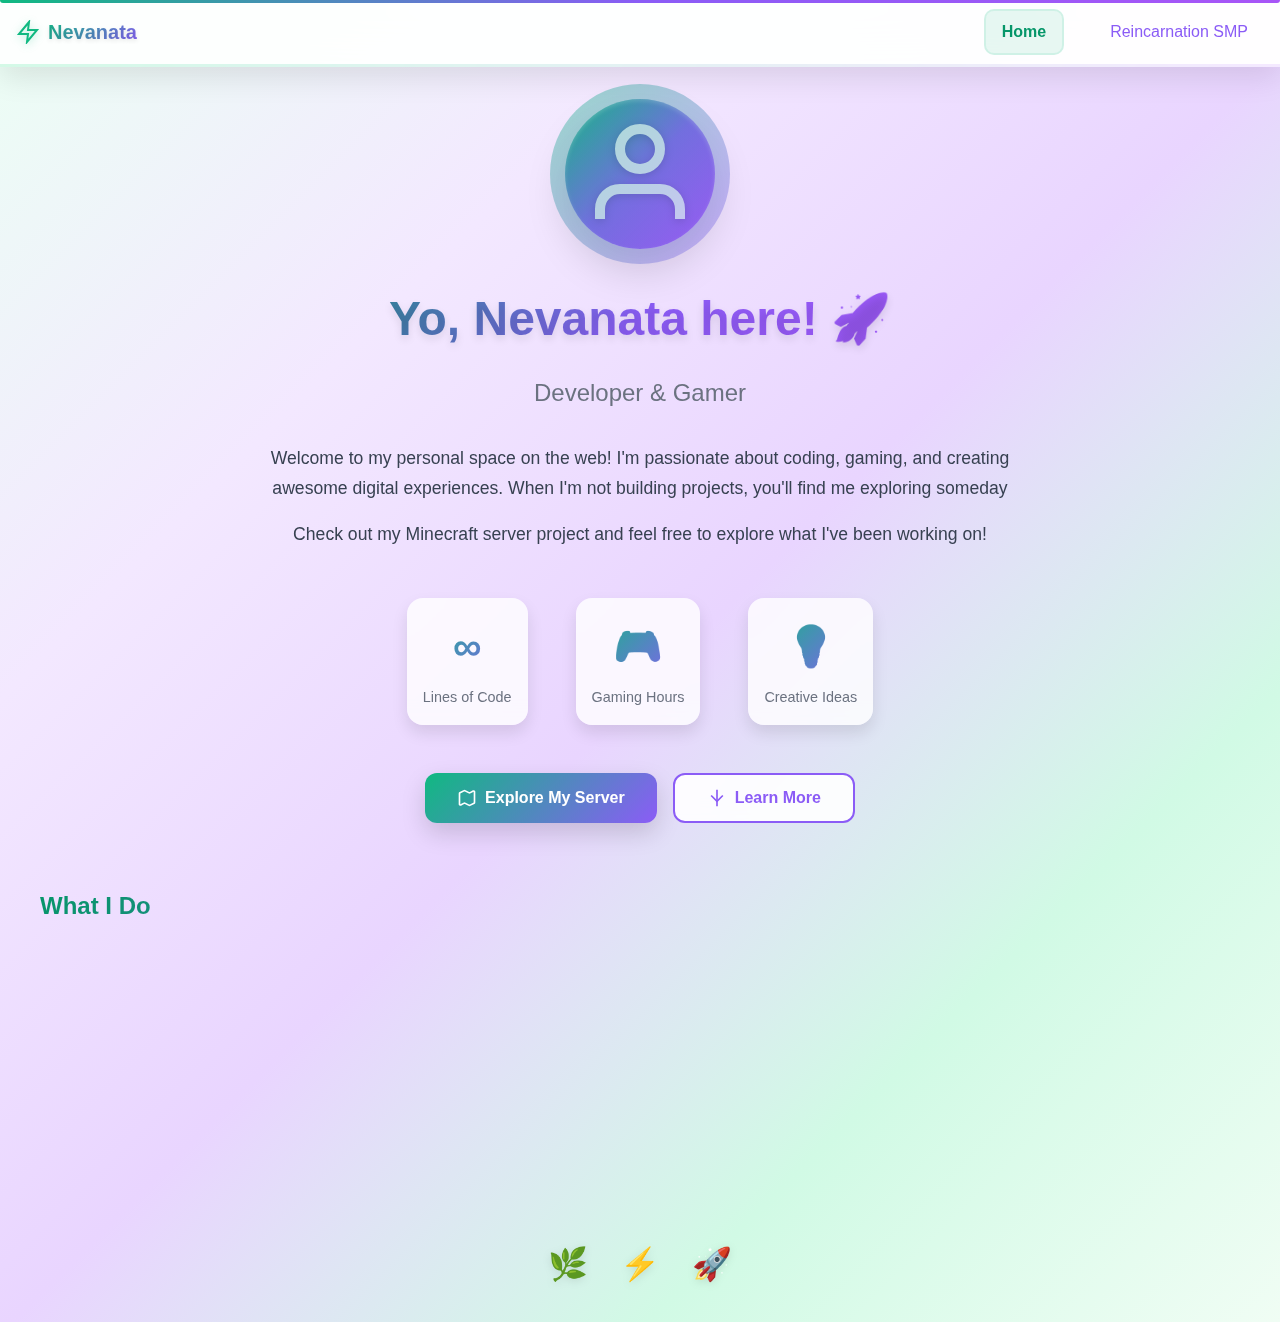
<file: index.html>
<!DOCTYPE html>
<html lang="en">
<head>
    <meta charset="UTF-8">
    <meta name="viewport" content="width=device-width, initial-scale=1.0">
    <title>Nevanata - Personal Portfolio</title>
    <meta name="description" content="Yo, Nevanata here! Welcome to my personal space">
    <link rel="stylesheet" href="styles.css">
</head>
<body>
    <!-- Navigation Header -->
    <header class="navbar">
        <div class="nav-container">
            <div class="nav-left">
                <div class="logo">
                    <svg class="logo-icon" width="24" height="24" viewBox="0 0 24 24" fill="none" stroke="currentColor" stroke-width="2">
                        <polygon points="13,2 3,14 12,14 11,22 21,10 12,10 13,2"/>
                    </svg>
                    <h1 class="logo-text">Nevanata</h1>
                </div>
            </div>
            
            <nav class="nav-links">
                <a href="index.html" class="nav-link active">Home</a>
                <a href="reincarnation-smp.html" class="nav-link">Reincarnation SMP</a>
            </nav>
        </div>
    </header>

    <!-- Background Effects -->
    <div class="bg-effects">
        <div class="float-effect float-1"></div>
        <div class="float-effect float-2"></div>
        <div class="float-effect float-3"></div>
    </div>

    <!-- Main Content -->
    <main class="main-content">
        <div class="content-container">
            <!-- Personal Introduction -->
            <div class="intro-section">
                <div class="profile-container">
                    <div class="profile-avatar">
                        <svg class="avatar-icon" width="120" height="120" viewBox="0 0 24 24" fill="none" stroke="currentColor" stroke-width="2">
                            <path d="M20 21v-2a4 4 0 0 0-4-4H8a4 4 0 0 0-4 4v2"/>
                            <circle cx="12" cy="7" r="4"/>
                        </svg>
                        <div class="avatar-pulse"></div>
                    </div>
                </div>
                
                <div class="intro-content">
                    <h1 class="intro-greeting">Yo, Nevanata here! 🚀</h1>
                    <p class="intro-subtitle">Developer & Gamer</p>
                    
                    <div class="intro-description">
                        <p>Welcome to my personal space on the web! I'm passionate about coding, gaming, and creating awesome digital experiences. When I'm not building projects, you'll find me exploring someday</p>
                        <p>Check out my Minecraft server project and feel free to explore what I've been working on!</p>
                    </div>
                    
                    <div class="intro-stats">
                        <div class="stat-item">
                            <div class="stat-number">∞</div>
                            <div class="stat-label">Lines of Code</div>
                        </div>
                        <div class="stat-item">
                            <div class="stat-number">🎮</div>
                            <div class="stat-label">Gaming Hours</div>
                        </div>
                        <div class="stat-item">
                            <div class="stat-number">💡</div>
                            <div class="stat-label">Creative Ideas</div>
                        </div>
                    </div>
                    
                    <div class="intro-actions">
                        <a href="reincarnation-smp.html" class="cta-button primary">
                            <svg width="20" height="20" viewBox="0 0 24 24" fill="none" stroke="currentColor" stroke-width="2">
                                <path d="M14.106 5.553a2 2 0 0 0 1.788 0l3.659-1.83A1 1 0 0 1 21 4.619v12.764a1 1 0 0 1-.553.894l-4.553 2.277a2 2 0 0 1-1.788 0l-4.212-2.106a2 2 0 0 0-1.788 0l-3.659 1.83A1 1 0 0 1 3 19.381V6.618a1 1 0 0 1 .553-.894l4.553-2.277a2 2 0 0 1 1.788 0z"/>
                            </svg>
                            Explore My Server
                        </a>
                        <button class="cta-button secondary" onclick="scrollToSkills()">
                            <svg width="20" height="20" viewBox="0 0 24 24" fill="none" stroke="currentColor" stroke-width="2">
                                <path d="M12 2v20"/>
                                <path d="m19 9-7 7-7-7"/>
                            </svg>
                            Learn More
                        </button>
                    </div>
                </div>
            </div>
            
            <!-- Skills Section -->
            <div id="skills" class="skills-section">
                <h2 class="section-title">What I Do</h2>
                <div class="skills-grid">
                    <div class="skill-card">
                        <div class="skill-icon">
                            <svg width="32" height="32" viewBox="0 0 24 24" fill="none" stroke="currentColor" stroke-width="2">
                                <rect width="18" height="18" x="3" y="3" rx="2"/>
                                <path d="M9 9h6v6H9z"/>
                                <path d="m9 1 3 3 3-3"/>
                            </svg>
                        </div>
                        <h3 class="skill-title">Game Server Management</h3>
                        <p class="skill-description">Running and maintaining Minecraft servers with custom plugins and configurations.</p>
                    </div>
                </div>
            </div>
            
            <!-- Decorative elements -->
            <div class="decorative-emojis">
                <div class="emoji emoji-1">🌿</div>
                <div class="emoji emoji-2">⚡</div>
                <div class="emoji emoji-3">🚀</div>
            </div>
        </div>
    </main>

    <script src="script.js"></script>
</body>
</html>
</file>
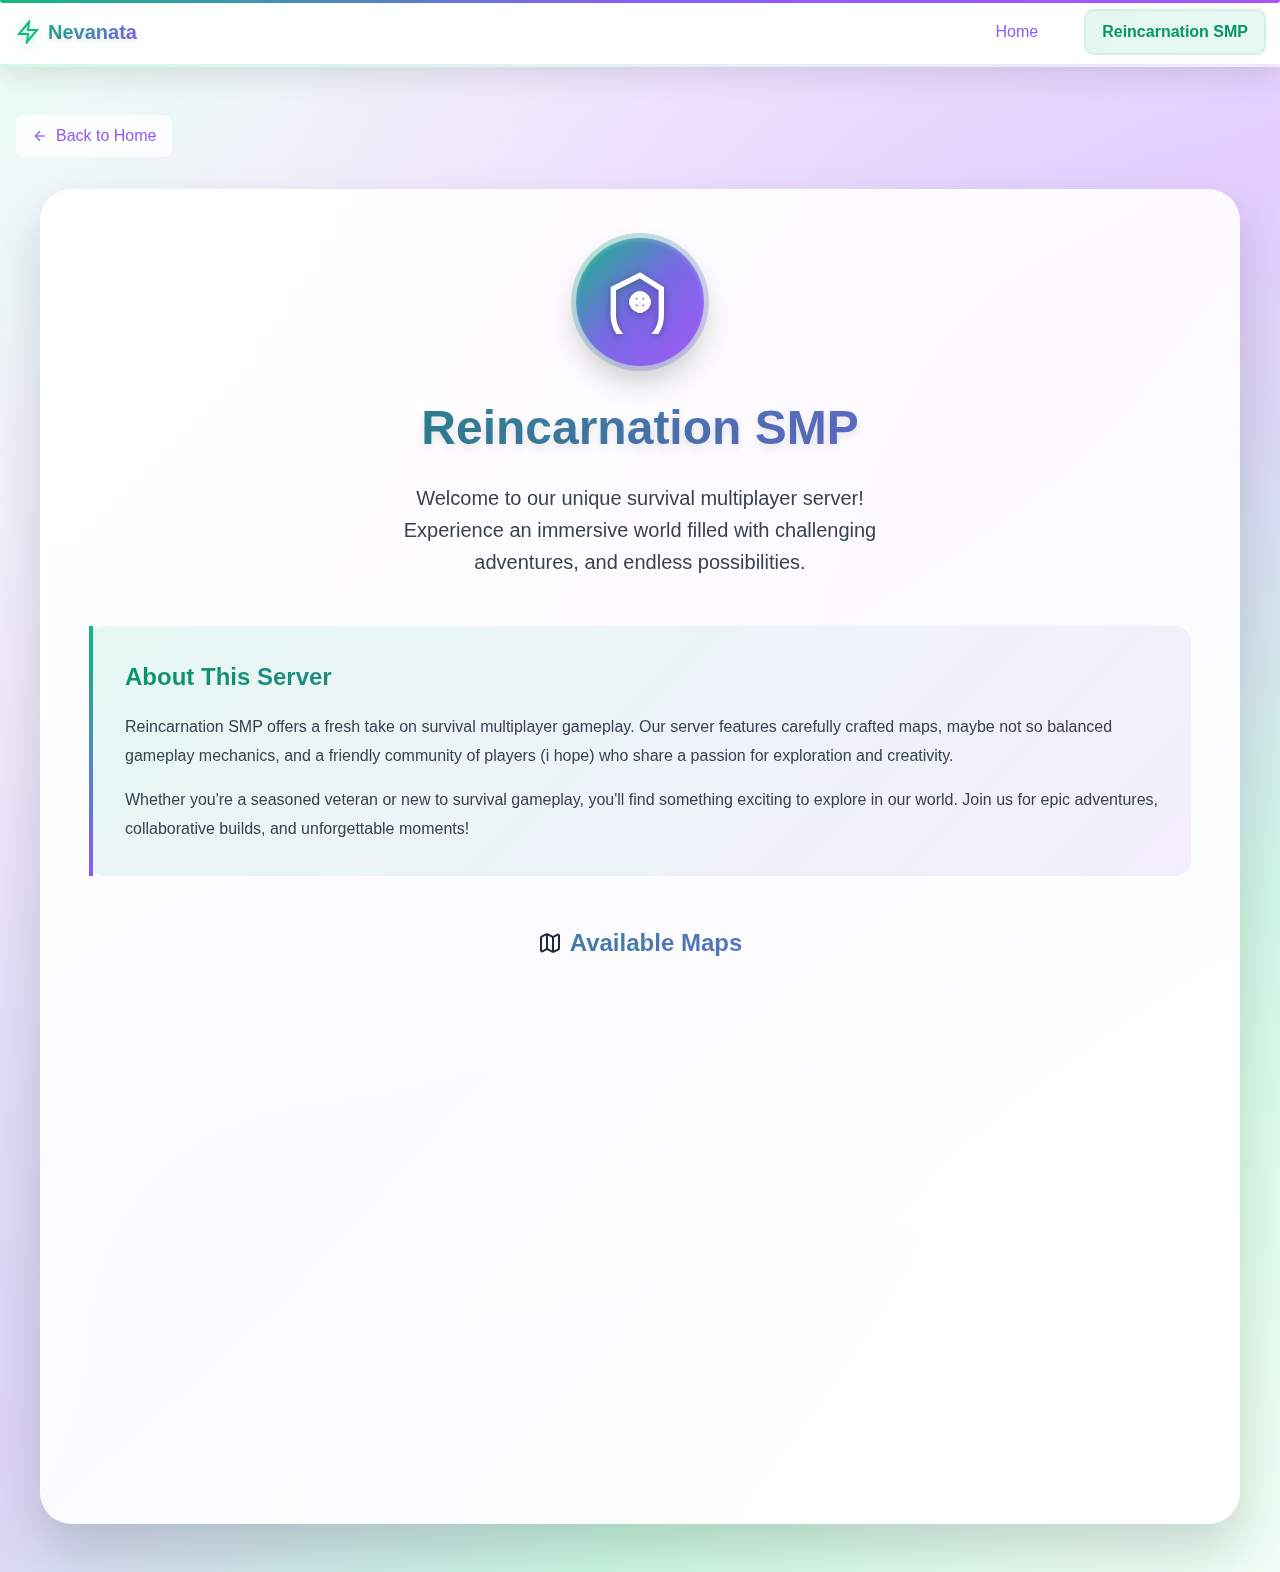
<file: reincarnation-smp.html>
<!DOCTYPE html>
<html lang="en">
<head>
    <meta charset="UTF-8">
    <meta name="viewport" content="width=device-width, initial-scale=1.0">
    <title>Reincarnation SMP - Nevanata</title>
    <meta name="description" content="Experience an immersive survival multiplayer world">
    <link rel="stylesheet" href="styles.css">
</head>
<body>
    <!-- Navigation Header -->
    <header class="navbar">
        <div class="nav-container">
            <div class="nav-left">
                <a href="index.html" class="logo">
                    <svg class="logo-icon" width="24" height="24" viewBox="0 0 24 24" fill="none" stroke="currentColor" stroke-width="2">
                        <polygon points="13,2 3,14 12,14 11,22 21,10 12,10 13,2"/>
                    </svg>
                    <h1 class="logo-text">Nevanata</h1>
                </a>
            </div>
            
            <nav class="nav-links">
                <a href="index.html" class="nav-link">Home</a>
                <a href="reincarnation-smp.html" class="nav-link active">Reincarnation SMP</a>
            </nav>
        </div>
    </header>

    <!-- Main Content -->
    <div class="smp-container">
        <div class="back-link">
            <a href="index.html" class="back-button">
                <svg width="16" height="16" viewBox="0 0 24 24" fill="none" stroke="currentColor" stroke-width="2">
                    <path d="m12 19-7-7 7-7"/>
                    <path d="M19 12H5"/>
                </svg>
                Back to Home
            </a>
        </div>

        <div class="smp-content">
            <!-- Header -->
            <div class="smp-header">
                <div class="smp-icon">
                    <svg width="64" height="64" viewBox="0 0 24 24" fill="none" stroke="currentColor" stroke-width="2">
                        <path d="M12 2L2 7v10c0 5.55 3.84 9.95 9 11 5.16-1.05 9-5.45 9-11V7L12 2z"/>
                        <path d="M12 8v8"/>
                        <path d="M8 12h8"/>
                        <circle cx="12" cy="12" r="3"/>
                    </svg>
                </div>
                <h1 class="smp-title">Reincarnation SMP</h1>
                <p class="smp-description">
                    Welcome to our unique survival multiplayer server! Experience an immersive world filled with challenging adventures, and endless possibilities.
                </p>
            </div>

            <!-- About Section -->
            <div class="about-section">
                <h2 class="section-title">About This Server</h2>
                <p class="about-text">
                    Reincarnation SMP offers a fresh take on survival multiplayer gameplay. 
                    Our server features carefully crafted maps, maybe not so balanced gameplay mechanics, 
                    and a friendly community of players (i hope) who share a passion for exploration and creativity.
                </p>
                <p class="about-text">
                    Whether you're a seasoned veteran or new to survival gameplay, 
                    you'll find something exciting to explore in our world. 
                    Join us for epic adventures, collaborative builds, and unforgettable moments!
                </p>
            </div>

            <!-- Maps Section -->
            <div class="maps-section">
                <h2 class="section-title">
                    <svg width="24" height="24" viewBox="0 0 24 24" fill="none" stroke="currentColor" stroke-width="2">
                        <path d="M14.106 5.553a2 2 0 0 0 1.788 0l3.659-1.83A1 1 0 0 1 21 4.619v12.764a1 1 0 0 1-.553.894l-4.553 2.277a2 2 0 0 1-1.788 0l-4.212-2.106a2 2 0 0 0-1.788 0l-3.659 1.83A1 1 0 0 1 3 19.381V6.618a1 1 0 0 1 .553-.894l4.553-2.277a2 2 0 0 1 1.788 0z"/>
                        <path d="M15 5.764v15"/>
                        <path d="M9 3.236v15"/>
                    </svg>
                    Available Maps
                </h2>
                <div class="maps-grid">
                    <div class="map-card overworld" onclick="handleMapClick('Overworld')">
                        <div class="map-icon">
                            <svg width="32" height="32" viewBox="0 0 24 24" fill="none" stroke="currentColor" stroke-width="2">
                                <path d="M14.106 5.553a2 2 0 0 0 1.788 0l3.659-1.83A1 1 0 0 1 21 4.619v12.764a1 1 0 0 1-.553.894l-4.553 2.277a2 2 0 0 1-1.788 0l-4.212-2.106a2 2 0 0 0-1.788 0l-3.659 1.83A1 1 0 0 1 3 19.381V6.618a1 1 0 0 1 .553-.894l4.553-2.277a2 2 0 0 1 1.788 0z"/>
                            </svg>
                        </div>
                        <h3 class="map-title">Overworld Maps</h3>
                        <p class="map-description">Map Overworld yang di Update secara RealTime</p>
                    </div>

                    <div class="map-card nether" onclick="handleMapClick('Nether')">
                        <div class="map-icon">
                            <svg width="32" height="32" viewBox="0 0 24 24" fill="none" stroke="currentColor" stroke-width="2">
                                <path d="M14.106 5.553a2 2 0 0 0 1.788 0l3.659-1.83A1 1 0 0 1 21 4.619v12.764a1 1 0 0 1-.553.894l-4.553 2.277a2 2 0 0 1-1.788 0l-4.212-2.106a2 2 0 0 0-1.788 0l-3.659 1.83A1 1 0 0 1 3 19.381V6.618a1 1 0 0 1 .553-.894l4.553-2.277a2 2 0 0 1 1.788 0z"/>
                            </svg>
                        </div>
                        <h3 class="map-title">Nether Realm Maps</h3>
                        <p class="map-description">Map Nether Realm yang di Update secara RealTime</p>
                    </div>

                    <div class="map-card end" onclick="handleMapClick('End')">
                        <div class="map-icon">
                            <svg width="32" height="32" viewBox="0 0 24 24" fill="none" stroke="currentColor" stroke-width="2">
                                <path d="M14.106 5.553a2 2 0 0 0 1.788 0l3.659-1.83A1 1 0 0 1 21 4.619v12.764a1 1 0 0 1-.553.894l-4.553 2.277a2 2 0 0 1-1.788 0l-4.212-2.106a2 2 0 0 0-1.788 0l-3.659 1.83A1 1 0 0 1 3 19.381V6.618a1 1 0 0 1 .553-.894l4.553-2.277a2 2 0 0 1 1.788 0z"/>
                            </svg>
                        </div>
                        <h3 class="map-title">End Dimension Maps</h3>
                        <p class="map-description">Map End Dimension yang ter-Update secara RealTime</p>
                    </div>
                </div>
            </div>

            <!-- Call to Action -->
            <div class="cta-section">
                <h2 class="cta-title">Ready to Start Your Adventure?</h2>
                <p class="cta-text">
                    Join our community and begin exploring these amazing worlds today!
                </p>
                <button class="cta-button" onclick="window.open('https://discord.gg/prXcc2hr9C', '_blank')">
                    Join Our Discord
                </button>
            </div>
        </div>
    </div>

    <script src="script.js"></script>
</body>
</html>
</file>
<file: styles.css>
/* Reset and Base Styles */
* {
    margin: 0;
    padding: 0;
    box-sizing: border-box;
}

body {
    font-family: -apple-system, BlinkMacSystemFont, "Segoe UI", Roboto, "Helvetica Neue", Arial, sans-serif;
    line-height: 1.6;
    color: #1f2937;
    overflow-x: hidden;
    background: linear-gradient(135deg, #d1fae5 0%, #f3e8ff 50%, #e9d5ff 100%);
}

/* Navigation */
.navbar {
    background: rgba(255, 255, 255, 0.95);
    backdrop-filter: blur(20px);
    box-shadow: 0 10px 30px rgba(0, 0, 0, 0.1);
    border-bottom: 3px solid transparent;
    background-clip: padding-box;
    position: relative;
    z-index: 10;
}

.navbar::before {
    content: '';
    position: absolute;
    top: 0;
    left: 0;
    right: 0;
    height: 3px;
    background: linear-gradient(90deg, #10b981, #8b5cf6, #a855f7);
    border-radius: 0 0 4px 4px;
}

.nav-container {
    max-width: 1280px;
    margin: 0 auto;
    padding: 0 1rem;
    display: flex;
    justify-content: space-between;
    align-items: center;
    height: 4rem;
}

.nav-left {
    display: flex;
    align-items: center;
}

.logo {
    display: flex;
    align-items: center;
    gap: 0.5rem;
    text-decoration: none;
    color: inherit;
}

.logo-icon {
    color: #10b981;
    filter: drop-shadow(0 2px 4px rgba(16, 185, 129, 0.3));
}

.logo-text {
    font-size: 1.25rem;
    font-weight: bold;
    background: linear-gradient(135deg, #10b981, #8b5cf6);
    -webkit-background-clip: text;
    background-clip: text;
    -webkit-text-fill-color: transparent;
    text-shadow: 0 2px 4px rgba(0, 0, 0, 0.1);
}

.nav-links {
    display: flex;
    align-items: center;
    gap: 2rem;
}

.nav-link {
    color: #8b5cf6;
    text-decoration: none;
    font-weight: 500;
    transition: all 0.3s ease;
    position: relative;
    padding: 0.5rem 1rem;
    border-radius: 0.5rem;
}

.nav-link:hover {
    color: #7c3aed;
    background: rgba(139, 92, 246, 0.1);
    transform: translateY(-2px);
}

.nav-link.active {
    color: #059669;
    font-weight: 600;
    background: rgba(16, 185, 129, 0.1);
    box-shadow: 0 0 0 2px rgba(16, 185, 129, 0.2);
}

/* Home Page Styles */
.main-content {
    min-height: calc(100vh - 4rem);
    background: linear-gradient(135deg, #ecfdf5 0%, #f3e8ff 25%, #e9d5ff 50%, #d1fae5 75%, #f0fdf4 100%);
    position: relative;
    display: flex;
    align-items: center;
    justify-content: center;
    padding: 2rem 1rem;
}

.bg-effects {
    position: absolute;
    inset: 0;
    overflow: hidden;
    pointer-events: none;
}

.float-effect {
    position: absolute;
    border-radius: 50%;
    animation: float 6s ease-in-out infinite;
}

.float-1 {
    top: 20%;
    left: 15%;
    width: 20rem;
    height: 20rem;
    background: radial-gradient(circle, rgba(16, 185, 129, 0.3) 0%, rgba(16, 185, 129, 0.1) 50%, transparent 100%);
    filter: blur(40px);
    animation-delay: 0s;
}

.float-2 {
    top: 60%;
    right: 20%;
    width: 24rem;
    height: 24rem;
    background: radial-gradient(circle, rgba(139, 92, 246, 0.3) 0%, rgba(139, 92, 246, 0.1) 50%, transparent 100%);
    filter: blur(50px);
    animation-delay: 2s;
}

.float-3 {
    top: 40%;
    left: 60%;
    width: 16rem;
    height: 16rem;
    background: radial-gradient(circle, rgba(168, 85, 247, 0.3) 0%, rgba(168, 85, 247, 0.1) 50%, transparent 100%);
    filter: blur(35px);
    animation-delay: 4s;
}

.content-container {
    max-width: 1200px;
    width: 100%;
    text-align: center;
    position: relative;
    z-index: 10;
    animation: fadeIn 1s ease-out;
}

/* Personal Introduction Styles */
.intro-section {
    margin-bottom: 4rem;
}

.profile-container {
    margin-bottom: 2rem;
}

.profile-avatar {
    position: relative;
    display: inline-block;
    width: 150px;
    height: 150px;
    background: linear-gradient(135deg, #10b981, #8b5cf6, #a855f7);
    border-radius: 50%;
    display: flex;
    align-items: center;
    justify-content: center;
    margin: 0 auto 2rem;
    box-shadow: 0 20px 40px rgba(0, 0, 0, 0.15), inset 0 2px 4px rgba(255, 255, 255, 0.3);
}

.avatar-icon {
    color: white;
    filter: drop-shadow(0 2px 4px rgba(0, 0, 0, 0.2));
}

.avatar-pulse {
    position: absolute;
    inset: -15px;
    border-radius: 50%;
    background: linear-gradient(135deg, #10b981, #8b5cf6);
    opacity: 0.4;
    animation: pulse-glow 3s infinite;
}

.intro-content {
    max-width: 800px;
    margin: 0 auto;
}

.intro-greeting {
    font-size: 3rem;
    font-weight: bold;
    background: linear-gradient(135deg, #059669, #8b5cf6, #a855f7);
    -webkit-background-clip: text;
    background-clip: text;
    -webkit-text-fill-color: transparent;
    margin-bottom: 1rem;
    text-shadow: 0 4px 8px rgba(0, 0, 0, 0.1);
}

.intro-subtitle {
    font-size: 1.5rem;
    color: #6b7280;
    font-weight: 500;
    margin-bottom: 2rem;
}

.intro-description {
    margin-bottom: 3rem;
}

.intro-description p {
    font-size: 1.1rem;
    color: #374151;
    margin-bottom: 1rem;
    line-height: 1.7;
}

.intro-stats {
    display: flex;
    justify-content: center;
    gap: 3rem;
    margin-bottom: 3rem;
    flex-wrap: wrap;
}

.stat-item {
    text-align: center;
    padding: 1rem;
    border-radius: 1rem;
    background: rgba(255, 255, 255, 0.8);
    backdrop-filter: blur(10px);
    box-shadow: 0 8px 16px rgba(0, 0, 0, 0.1);
    transition: transform 0.3s ease;
}

.stat-item:hover {
    transform: translateY(-5px);
}

.stat-number {
    font-size: 2.5rem;
    font-weight: bold;
    background: linear-gradient(135deg, #10b981, #8b5cf6);
    -webkit-background-clip: text;
    background-clip: text;
    -webkit-text-fill-color: transparent;
    margin-bottom: 0.5rem;
}

.stat-label {
    font-size: 0.9rem;
    color: #6b7280;
    font-weight: 500;
}

.intro-actions {
    display: flex;
    justify-content: center;
    gap: 1rem;
    flex-wrap: wrap;
}

.cta-button {
    display: inline-flex;
    align-items: center;
    gap: 0.5rem;
    padding: 0.75rem 2rem;
    border-radius: 0.75rem;
    font-weight: 600;
    text-decoration: none;
    transition: all 0.3s ease;
    cursor: pointer;
    border: none;
    font-size: 1rem;
    position: relative;
    overflow: hidden;
}

.cta-button::before {
    content: '';
    position: absolute;
    top: 0;
    left: -100%;
    width: 100%;
    height: 100%;
    background: linear-gradient(90deg, transparent, rgba(255, 255, 255, 0.2), transparent);
    transition: left 0.5s;
}

.cta-button:hover::before {
    left: 100%;
}

.cta-button.primary {
    background: linear-gradient(135deg, #10b981, #8b5cf6);
    color: white;
    box-shadow: 0 10px 25px rgba(0, 0, 0, 0.15);
}

.cta-button.primary:hover {
    transform: translateY(-2px);
    box-shadow: 0 15px 35px rgba(0, 0, 0, 0.2);
}

.cta-button.secondary {
    background: rgba(255, 255, 255, 0.9);
    color: #8b5cf6;
    border: 2px solid #8b5cf6;
    backdrop-filter: blur(10px);
}

.cta-button.secondary:hover {
    background: #8b5cf6;
    color: white;
    transform: translateY(-2px);
}

/* Skills Section */
.skills-section {
    margin-bottom: 4rem;
}

.section-title {
    font-size: 2.5rem;
    font-weight: bold;
    background: linear-gradient(135deg, #059669, #8b5cf6);
    -webkit-background-clip: text;
    background-clip: text;
    -webkit-text-fill-color: transparent;
    margin-bottom: 3rem;
}

.skills-grid {
    display: grid;
    grid-template-columns: repeat(auto-fit, minmax(300px, 1fr));
    gap: 2rem;
    max-width: 1000px;
    margin: 0 auto;
}

.skill-card {
    background: rgba(255, 255, 255, 0.9);
    backdrop-filter: blur(15px);
    border-radius: 1.5rem;
    padding: 2rem;
    text-align: center;
    box-shadow: 0 15px 30px rgba(0, 0, 0, 0.1);
    transition: all 0.3s ease;
    border: 1px solid rgba(255, 255, 255, 0.3);
    position: relative;
    overflow: hidden;
}

.skill-card::before {
    content: '';
    position: absolute;
    top: 0;
    left: 0;
    right: 0;
    height: 3px;
    background: linear-gradient(90deg, #10b981, #8b5cf6);
    border-radius: 1.5rem 1.5rem 0 0;
}

.skill-card:hover {
    transform: translateY(-10px);
    box-shadow: 0 25px 50px rgba(0, 0, 0, 0.2);
}

.skill-icon {
    width: 4rem;
    height: 4rem;
    background: linear-gradient(135deg, #10b981, #8b5cf6);
    border-radius: 1rem;
    display: flex;
    align-items: center;
    justify-content: center;
    margin: 0 auto 1.5rem;
    box-shadow: 0 8px 16px rgba(0, 0, 0, 0.1);
}

.skill-icon svg {
    color: white;
    filter: drop-shadow(0 2px 4px rgba(0, 0, 0, 0.2));
}

.skill-title {
    font-size: 1.5rem;
    font-weight: bold;
    background: linear-gradient(135deg, #059669, #8b5cf6);
    -webkit-background-clip: text;
    background-clip: text;
    -webkit-text-fill-color: transparent;
    margin-bottom: 1rem;
}

.skill-description {
    color: #6b7280;
    line-height: 1.6;
}

.decorative-emojis {
    display: flex;
    justify-content: center;
    gap: 2rem;
    margin-top: 3rem;
}

.emoji {
    font-size: 2rem;
    filter: drop-shadow(0 2px 4px rgba(0, 0, 0, 0.1));
}

.emoji-1 {
    animation: bounce 2s infinite;
}

.emoji-2 {
    animation: pulse 2s infinite;
    animation-delay: 0.3s;
}

.emoji-3 {
    animation: bounce 2s infinite;
    animation-delay: 0.6s;
}

/* SMP Page Styles */
.smp-container {
    min-height: calc(100vh - 4rem);
    background: linear-gradient(135deg, #ecfdf5 0%, #f3e8ff 25%, #e9d5ff 50%, #d1fae5 75%, #f0fdf4 100%);
    padding: 3rem 1rem;
    position: relative;
}

.smp-container::before {
    content: '';
    position: absolute;
    top: 0;
    left: 0;
    right: 0;
    bottom: 0;
    background: radial-gradient(circle at 20% 80%, rgba(16, 185, 129, 0.1) 0%, transparent 50%),
                radial-gradient(circle at 80% 20%, rgba(139, 92, 246, 0.1) 0%, transparent 50%);
    pointer-events: none;
}

.back-link {
    max-width: 1536px;
    margin: 0 auto 2rem;
    position: relative;
    z-index: 5;
}

.back-button {
    display: inline-flex;
    align-items: center;
    gap: 0.5rem;
    color: #8b5cf6;
    text-decoration: none;
    transition: all 0.3s ease;
    padding: 0.5rem 1rem;
    border-radius: 0.5rem;
    background: rgba(255, 255, 255, 0.8);
    backdrop-filter: blur(10px);
}

.back-button:hover {
    color: #7c3aed;
    transform: translateX(-5px);
    box-shadow: 0 4px 8px rgba(0, 0, 0, 0.1);
}

.smp-content {
    max-width: 1200px;
    margin: 0 auto;
    background: rgba(255, 255, 255, 0.9);
    backdrop-filter: blur(20px);
    border-radius: 2rem;
    box-shadow: 0 25px 50px rgba(0, 0, 0, 0.15);
    padding: 3rem;
    animation: fadeIn 0.8s ease-out;
    position: relative;
    z-index: 5;
    border: 1px solid rgba(255, 255, 255, 0.3);
}

.smp-header {
    text-align: center;
    margin-bottom: 3rem;
}

.smp-icon {
    width: 8rem;
    height: 8rem;
    background: linear-gradient(135deg, #10b981 0%, #8b5cf6 50%, #a855f7 100%);
    border-radius: 50%;
    margin: 0 auto 1.5rem;
    display: flex;
    align-items: center;
    justify-content: center;
    box-shadow: 0 15px 30px rgba(0, 0, 0, 0.2), inset 0 2px 4px rgba(255, 255, 255, 0.3);
    position: relative;
}

.smp-icon::before {
    content: '';
    position: absolute;
    inset: -5px;
    border-radius: 50%;
    background: linear-gradient(135deg, #10b981, #8b5cf6);
    opacity: 0.3;
    animation: pulse-glow 3s infinite;
}

.smp-icon svg {
    color: white;
    filter: drop-shadow(0 2px 4px rgba(0, 0, 0, 0.3));
    position: relative;
    z-index: 1;
}

.smp-title {
    font-size: 3rem;
    font-weight: bold;
    background: linear-gradient(135deg, #059669, #8b5cf6);
    -webkit-background-clip: text;
    background-clip: text;
    -webkit-text-fill-color: transparent;
    margin-bottom: 1rem;
    text-shadow: 0 4px 8px rgba(0, 0, 0, 0.1);
}

.smp-description {
    font-size: 1.25rem;
    color: #374151;
    max-width: 32rem;
    margin: 0 auto;
    line-height: 1.6;
}

.about-section {
    background: linear-gradient(135deg, rgba(16, 185, 129, 0.1), rgba(139, 92, 246, 0.1));
    border-radius: 1rem;
    padding: 2rem;
    margin-bottom: 3rem;
    border-left: 4px solid;
    border-image: linear-gradient(to bottom, #10b981, #8b5cf6) 1;
    backdrop-filter: blur(10px);
}

.section-title {
    font-size: 1.5rem;
    font-weight: bold;
    background: linear-gradient(135deg, #059669, #8b5cf6);
    -webkit-background-clip: text;
    background-clip: text;
    -webkit-text-fill-color: transparent;
    margin-bottom: 1rem;
    display: flex;
    align-items: center;
    gap: 0.5rem;
}

.about-text {
    color: #374151;
    line-height: 1.8;
    margin-bottom: 1rem;
}

.about-text:last-child {
    margin-bottom: 0;
}

.maps-section {
    margin-bottom: 3rem;
}

.maps-section .section-title {
    justify-content: center;
    margin-bottom: 1.5rem;
}

.maps-grid {
    display: grid;
    grid-template-columns: repeat(auto-fit, minmax(300px, 1fr));
    gap: 1.5rem;
}

.map-card {
    padding: 1.5rem;
    border-radius: 1rem;
    border: 2px solid transparent;
    transition: all 0.3s ease;
    cursor: pointer;
    text-align: center;
    background: rgba(255, 255, 255, 0.8);
    backdrop-filter: blur(10px);
    position: relative;
    overflow: hidden;
}

.map-card::before {
    content: '';
    position: absolute;
    top: 0;
    left: 0;
    right: 0;
    height: 3px;
    border-radius: 1rem 1rem 0 0;
}

.map-card:hover {
    transform: translateY(-5px);
    box-shadow: 0 15px 30px rgba(0, 0, 0, 0.15);
}

.overworld {
    border-color: rgba(16, 185, 129, 0.3);
}

.overworld::before {
    background: linear-gradient(90deg, #10b981, #059669);
}

.nether {
    border-color: rgba(139, 92, 246, 0.3);
}

.nether::before {
    background: linear-gradient(90deg, #8b5cf6, #7c3aed);
}

.end {
    border-color: rgba(168, 85, 247, 0.3);
}

.end::before {
    background: linear-gradient(90deg, #a855f7, #9333ea);
}

.map-icon {
    width: 4rem;
    height: 4rem;
    margin: 0 auto 1rem;
    border-radius: 0.75rem;
    display: flex;
    align-items: center;
    justify-content: center;
    box-shadow: 0 8px 16px rgba(0, 0, 0, 0.1);
}

.overworld .map-icon {
    background: linear-gradient(135deg, #10b981, #059669);
}

.nether .map-icon {
    background: linear-gradient(135deg, #8b5cf6, #7c3aed);
}

.end .map-icon {
    background: linear-gradient(135deg, #a855f7, #9333ea);
}

.map-icon svg {
    color: white;
    filter: drop-shadow(0 2px 4px rgba(0, 0, 0, 0.2));
}

.map-title {
    font-size: 1.25rem;
    font-weight: 600;
    background: linear-gradient(135deg, #059669, #8b5cf6);
    -webkit-background-clip: text;
    background-clip: text;
    -webkit-text-fill-color: transparent;
    margin-bottom: 0.75rem;
}

.map-description {
    color: #374151;
}

.cta-section {
    background: linear-gradient(135deg, #10b981, #8b5cf6, #a855f7);
    border-radius: 1rem;
    padding: 2rem;
    text-align: center;
    color: white;
    position: relative;
    overflow: hidden;
}

.cta-section::before {
    content: '';
    position: absolute;
    top: -50%;
    right: -50%;
    width: 200%;
    height: 200%;
    background: radial-gradient(circle, rgba(255, 255, 255, 0.1) 0%, transparent 70%);
    animation: rotate 20s linear infinite;
}

.cta-section::after {
    content: '';
    position: absolute;
    bottom: -50%;
    left: -50%;
    width: 200%;
    height: 200%;
    background: radial-gradient(circle, rgba(255, 255, 255, 0.05) 0%, transparent 70%);
    animation: rotate 25s linear infinite reverse;
}

.cta-title {
    font-size: 1.5rem;
    font-weight: bold;
    margin-bottom: 1rem;
    position: relative;
    z-index: 1;
}

.cta-text {
    font-size: 1.125rem;
    opacity: 0.9;
    margin-bottom: 1.5rem;
    position: relative;
    z-index: 1;
}

.cta-button {
    background: rgba(255, 255, 255, 0.9);
    color: #8b5cf6;
    border: none;
    padding: 0.75rem 2rem;
    border-radius: 0.75rem;
    font-weight: 600;
    cursor: pointer;
    transition: all 0.3s ease;
    position: relative;
    z-index: 1;
    backdrop-filter: blur(10px);
}

.cta-button:hover {
    background: white;
    transform: translateY(-2px);
    box-shadow: 0 8px 16px rgba(0, 0, 0, 0.2);
}

/* Responsive Design */
@media (max-width: 768px) {
    .nav-links {
        display: none;
    }
    
    .intro-greeting {
        font-size: 2rem;
    }
    
    .intro-stats {
        gap: 2rem;
    }
    
    .intro-actions {
        flex-direction: column;
        align-items: center;
    }
    
    .skills-grid {
        grid-template-columns: 1fr;
        gap: 1.5rem;
    }
    
    .smp-content {
        padding: 2rem;
    }
    
    .smp-title {
        font-size: 2rem;
    }
    
    .maps-grid {
        grid-template-columns: 1fr;
    }
}

/* Smooth scrolling */
html {
    scroll-behavior: smooth;
}

/* Enhanced Animations */
@keyframes fadeIn {
    from {
        opacity: 0;
        transform: translateY(30px);
    }
    to {
        opacity: 1;
        transform: translateY(0);
    }
}

@keyframes pulse {
    0%, 100% {
        opacity: 1;
    }
    50% {
        opacity: 0.5;
    }
}

@keyframes bounce {
    0%, 100% {
        transform: translateY(0);
    }
    50% {
        transform: translateY(-10px);
    }
}

@keyframes pulse-glow {
    0%, 100% {
        transform: scale(1);
        opacity: 0.4;
    }
    50% {
        transform: scale(1.1);
        opacity: 0.6;
    }
}

@keyframes float {
    0%, 100% {
        transform: translateY(0px);
    }
    50% {
        transform: translateY(-20px);
    }
}

@keyframes rotate {
    from {
        transform: rotate(0deg);
    }
    to {
        transform: rotate(360deg);
    }
}
</file>
